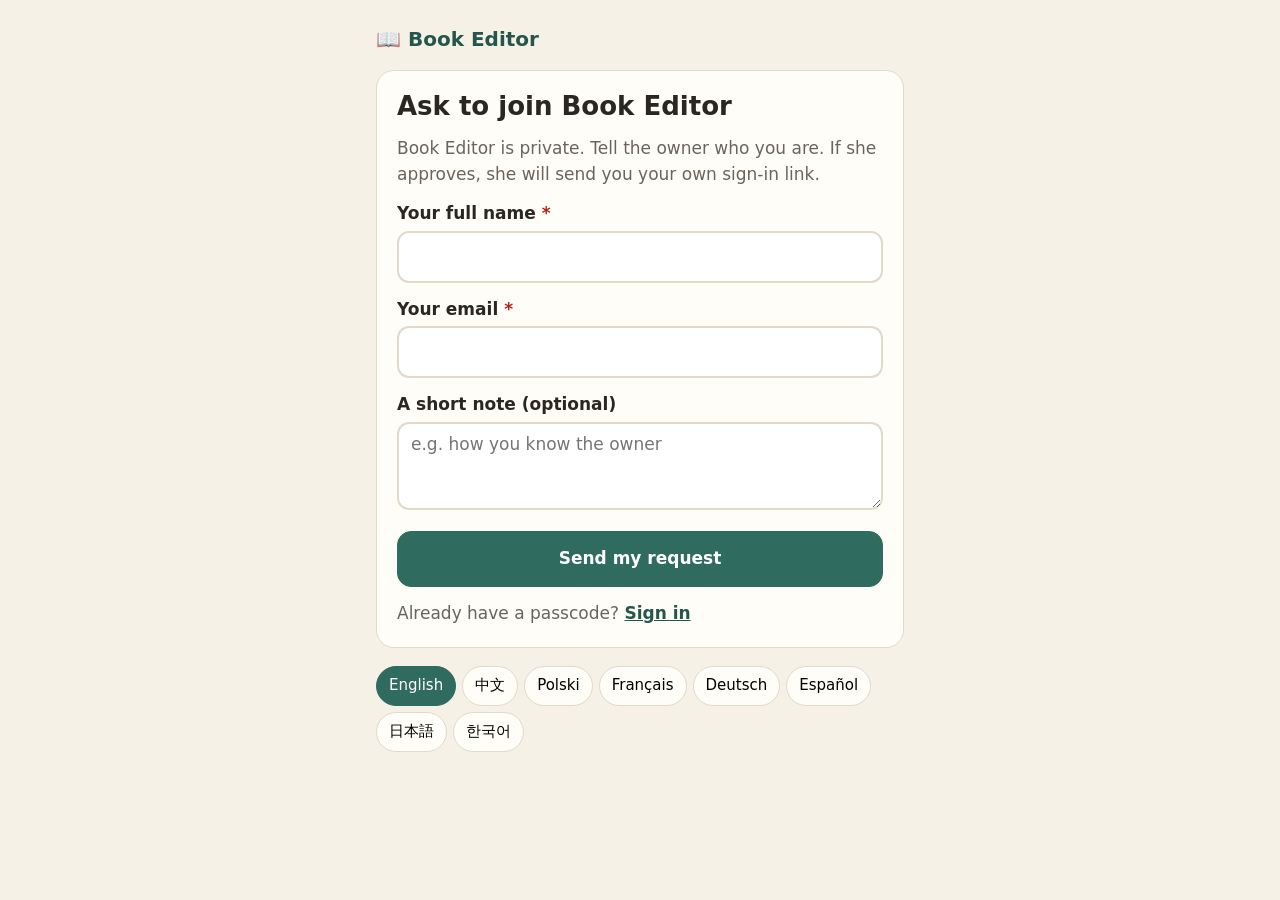
<file: site/join/index.html>
<!doctype html>
<html lang="en">
<head>
  <meta charset="utf-8">
  <meta name="viewport" content="width=device-width, initial-scale=1, viewport-fit=cover">
  <meta name="color-scheme" content="light">
  <title>Ask to join · Book Editor</title>
  <link rel="stylesheet" href="join.css">
  <script type="module" src="join.js"></script>
</head>
<body>
  <!-- Stand-alone: people who are not approved yet cannot load the app's own files. -->
  <main class="wrap" id="join" aria-live="polite"></main>
  <noscript><p class="wrap">Book Editor needs JavaScript.</p></noscript>
</body>
</html>
</file>
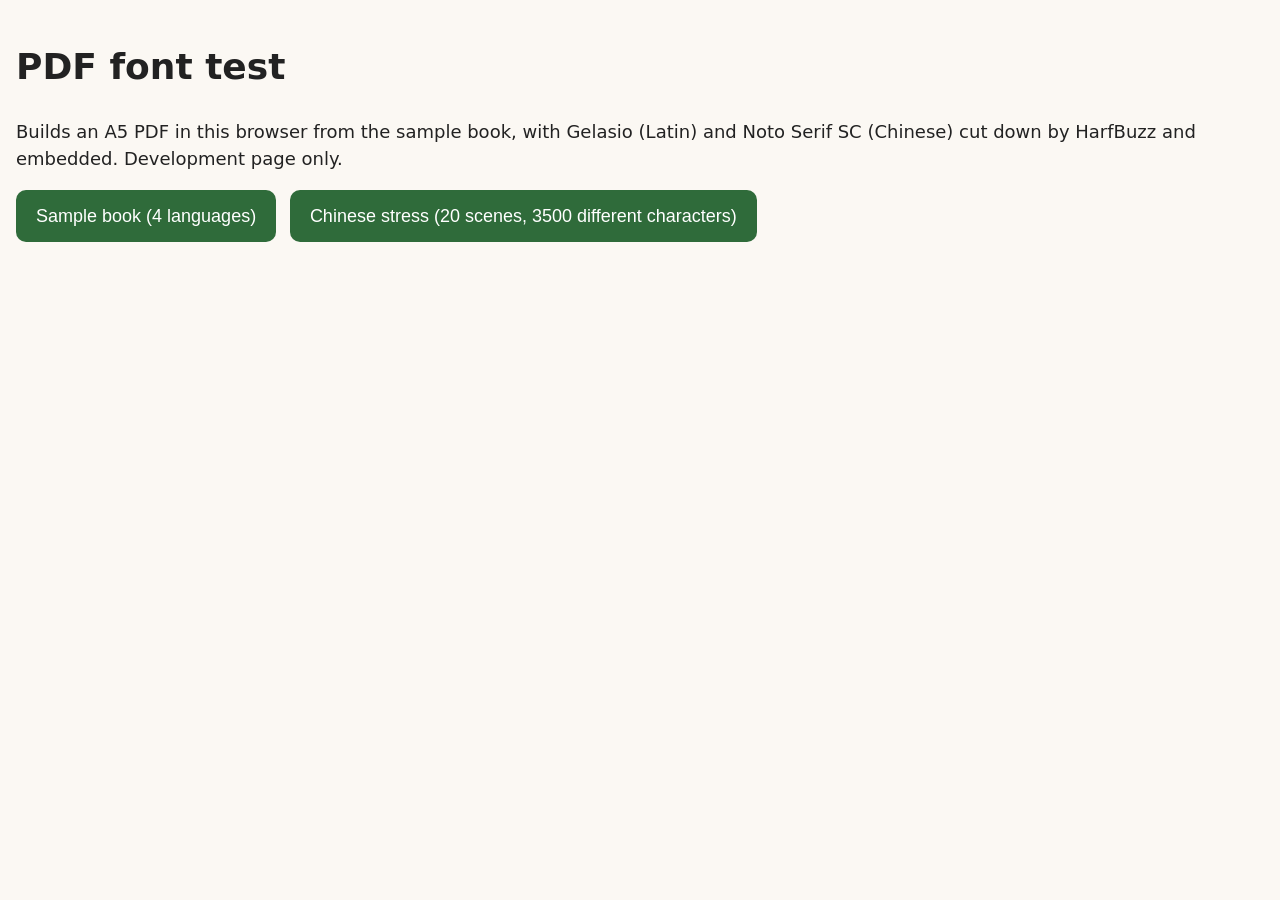
<file: site/tests/pdf-font/index.html>
<!doctype html>
<html lang="en">
<head>
<meta charset="utf-8">
<meta name="viewport" content="width=device-width, initial-scale=1">
<title>PDF font test</title>
<style>
  :root { --bg: #fbf8f3; --fg: #222; --btn: #2f6b3a; --btn-fg: #fff; }
  @media (prefers-color-scheme: dark) { :root { --bg: #1d1c1a; --fg: #eee; --btn: #3f8a4c; } }
  body { margin: 0; padding: 16px; background: var(--bg); color: var(--fg); font: 18px/1.5 system-ui, sans-serif; }
  button { min-height: 52px; padding: 0 20px; margin: 0 8px 8px 0; font-size: 18px; border: 0; border-radius: 10px;
           background: var(--btn); color: var(--btn-fg); }
  pre { white-space: pre-wrap; word-break: break-word; }
</style>
</head>
<body>
<h1>PDF font test</h1>
<p>Builds an A5 PDF in this browser from the sample book, with Gelasio (Latin) and
Noto Serif SC (Chinese) cut down by HarfBuzz and embedded. Development page only.</p>
<button data-run="sample">Sample book (4 languages)</button>
<button data-run="stress">Chinese stress (20 scenes, 3500 different characters)</button>
<pre id="out"></pre>
<script src="../../vendor/pdf-lib.min.js"></script>
<script src="../../vendor/fontkit.umd.min.js"></script>
<script>
const BOOK = "../../samples/lantern-fox/";
const W = 420, H = 595, M = 36;              // A5 in points, margin
const out = document.getElementById("out");
const log = (s) => { out.textContent += s + "\n"; };
const ms = (t) => Math.round(performance.now() - t);
const heap = () => performance.memory ? Math.round(performance.memory.usedJSHeapSize / 1048576) + " MB" : "n/a";

// Line breaking: words for Latin, characters for Chinese (no line may start with closing punctuation).
const NO_START = "，。、；：！？）》」』”’";
function wrap(text, font, size, width) {
  const lines = [];
  for (const para of text.split(/\n\n/)) {
    const cjk = /[㐀-鿿]/.test(para);
    const units = cjk ? [...para] : para.split(/(\s+)/).filter(Boolean);
    let line = "";
    for (const u of units) {
      const next = line + u;
      if (line && font.widthOfTextAtSize(next.trimEnd(), size) > width && !(cjk && NO_START.includes(u))) {
        lines.push(line.trimEnd()); line = /^\s+$/.test(u) ? "" : u;
      } else line = next;
    }
    lines.push(line.trimEnd(), "");
  }
  return lines;
}

// HarfBuzz hb-subset.wasm (harfbuzzjs 0.4.12): keep only the given characters. A fresh instance per call,
// so the 14 MB font's wasm memory is released afterwards.
let hbModule;
async function hbSubset(fontBuf, chars) {
  hbModule ||= await WebAssembly.compileStreaming(fetch("../../vendor/hb-subset.wasm"));
  const x = (await WebAssembly.instantiate(hbModule, {})).exports;
  const src = new Uint8Array(fontBuf), ptr = x.malloc(src.length);
  new Uint8Array(x.memory.buffer).set(src, ptr);
  const blob = x.hb_blob_create(ptr, src.length, 2, 0, 0), face = x.hb_face_create(blob, 0);
  x.hb_blob_destroy(blob);
  const input = x.hb_subset_input_create_or_fail(), set = x.hb_subset_input_unicode_set(input);
  for (const ch of chars) x.hb_set_add(set, ch.codePointAt(0));
  const sub = x.hb_subset_or_fail(face, input);
  x.hb_subset_input_destroy(input);
  if (!sub) throw new Error("font subset failed");
  const rb = x.hb_face_reference_blob(sub), off = x.hb_blob_get_data(rb, 0), len = x.hb_blob_get_length(rb);
  const result = new Uint8Array(x.memory.buffer).slice(off, off + len);
  x.hb_blob_destroy(rb); x.hb_face_destroy(sub); x.hb_face_destroy(face); x.free(ptr);
  return result;
}

async function bytes(url) { const r = await fetch(url); if (!r.ok) throw new Error(url + " " + r.status); return r.arrayBuffer(); }

async function build(kind) {
  out.textContent = "";
  const t0 = performance.now();
  const [book, story] = await Promise.all([fetch(BOOK + "book.json").then(r => r.json()),
                                           fetch(BOOK + "story.json").then(r => r.json())]);
  let scenes = story, langs = book.languages;
  if (kind === "stress") {                     // 20 scenes x 175 chars = 3500 distinct common-range characters
    const chars = []; for (let c = 0x4e00; chars.length < 3500; c++) chars.push(String.fromCodePoint(c));
    scenes = Array.from({ length: 20 }, (_, i) => ({ number: i + 1,
      title: { zh: "第" + (i + 1) + "场" }, text: { zh: chars.slice(i * 175, i * 175 + 175).join("") } }));
    langs = ["zh"];
  }
  const tFonts = performance.now();
  const needZh = langs.includes("zh");
  const [latinBytes, zhBytes] = await Promise.all([bytes("../../fonts/Gelasio-Regular.ttf"),
    needZh ? bytes("../../fonts/NotoSerifSC-Regular.ttf") : null]);
  log(`fonts loaded: ${ms(tFonts)} ms (Chinese font ${zhBytes ? (zhBytes.byteLength / 1048576).toFixed(1) + " MB" : "not needed"})`);

  // pdf-lib's own subset:true drops most Chinese glyphs, so subset with HarfBuzz first and embed as-is.
  const tSub = performance.now();
  // Always keep space, digits and basic punctuation: a font cut to nothing has no cmap and fontkit refuses it.
  const BASE = [..." 0123456789.,:;!?-()"];
  const used = (pick) => new Set([...BASE, ...langs.filter(pick).flatMap(l => scenes.flatMap(s => [...s.title[l], ...s.text[l]]))]);
  const latinSub = await hbSubset(latinBytes, used(l => l !== "zh"));
  const zhSub = zhBytes ? await hbSubset(zhBytes, used(l => l === "zh")) : null;
  log(`HarfBuzz subset: ${ms(tSub)} ms (Latin ${(latinSub.length / 1024).toFixed(0)} KB` +
      (zhSub ? `, Chinese ${(zhSub.length / 1024).toFixed(0)} KB)` : ")"));
  const pdf = await PDFLib.PDFDocument.create();
  pdf.registerFontkit(fontkit);
  const latin = await pdf.embedFont(latinSub, { subset: false });
  const zh = zhSub ? await pdf.embedFont(zhSub, { subset: false }) : null;
  const pics = {};
  for (const s of scenes) {
    const p = book.pictures.colour[String(((s.number - 1) % story.length) + 1)];
    pics[s.number] = pics[p] ||= await pdf.embedPng(await bytes(BOOK + p));
  }
  log(`heap after embedding: ${heap()}`);

  const tPages = performance.now();
  let pages = 0;
  for (const lang of langs) {
    const font = lang === "zh" ? zh : latin;
    for (const s of scenes) {
      let page = pdf.addPage([W, H]); pages++;
      const img = pics[s.number], iw = W - 2 * M, ih = iw * img.height / img.width;
      page.drawImage(img, { x: M, y: H - M - ih, width: iw, height: ih });
      let y = H - M - ih - 30;
      page.drawText(s.title[lang], { x: M, y, size: 18, font }); y -= 28;
      for (const line of wrap(s.text[lang], font, 12, W - 2 * M)) {
        if (y < M) { page = pdf.addPage([W, H]); pages++; y = H - M; }
        if (line) page.drawText(line, { x: M, y, size: 12, font, lineHeight: 18 });
        y -= line ? 18 : 9;
      }
    }
  }
  log(`pages drawn: ${pages} in ${ms(tPages)} ms`);
  const tSave = performance.now();
  const data = await pdf.save();
  log(`saved (subsetting): ${ms(tSave)} ms, PDF ${(data.length / 1024).toFixed(0)} KB`);
  log(`TOTAL ${ms(t0)} ms, heap now ${heap()}`);
  const blob = new Blob([data], { type: "application/pdf" });
  window.lastPdf = data;
  const a = document.createElement("a"); a.href = URL.createObjectURL(blob); a.download = `pdf-font-${kind}.pdf`;
  a.textContent = "Download the PDF"; out.append(a);
  return { kind, pages, bytes: data.length, totalMs: Math.round(performance.now() - t0) };
}

document.querySelectorAll("[data-run]").forEach(b => b.onclick = () => build(b.dataset.run).catch(e => log("ERROR " + e)));
window.build = build;
</script>
</body>
</html>
</file>
<file: site/join/join.css>
/* Sign-in and Ask to join: stand-alone pages (the app's stylesheets sit behind sign-in). eBooks' colours and shapes, system fonts. */
:root { --bg: #F6F1E7; --card: #FFFDF8; --ink: #2A2723; --muted: #6B645A; --line: #E2D9C8; --green: #2F6B5E; --green-d: #24564B; --green-l: #DCEBE6;
  --amber: #FCE7B2; --amber-d: #E2B65A; --red: #B42318; --red-l: #FDE7E4; }
* { box-sizing: border-box; }
html { -webkit-text-size-adjust: 100%; }
body { margin: 0; background: var(--bg); color: var(--ink); font: 17px/1.5 system-ui, -apple-system, 'PingFang SC', 'Microsoft YaHei', sans-serif; }
.wrap { max-width: 560px; margin: 0 auto; padding: 24px 16px 48px; }
.brand { display: flex; align-items: center; gap: 8px; font-weight: 900; font-size: 20px; color: var(--green-d); margin-bottom: 16px; }
.card { background: var(--card); border: 1px solid var(--line); border-radius: 18px; padding: 20px; display: flex; flex-direction: column; gap: 14px; }
h1 { margin: 0; font-size: 26px; line-height: 1.2; }
p { margin: 0; }
.muted { color: var(--muted); }
label { font-weight: 800; display: block; margin-bottom: 4px; }
.req { color: var(--red); }
input, textarea { width: 100%; min-height: 52px; border: 2px solid var(--line); border-radius: 12px; padding: 8px 12px; background: #fff; font: inherit; color: inherit; }
textarea { min-height: 88px; resize: vertical; }
input:focus, textarea:focus { border-color: var(--green); outline: none; box-shadow: 0 0 0 3px var(--green-l); }
input[readonly] { background: var(--bg); }
.mail { overflow-wrap: anywhere; font-weight: 800; }
.btn { display: inline-flex; justify-content: center; align-items: center; min-height: 56px; padding: 8px 20px; border-radius: 14px; border: 1px solid var(--green);
  background: var(--green); color: #fff; font: inherit; font-weight: 800; text-decoration: none; cursor: pointer; width: 100%; }
.btn.plain { background: var(--card); color: var(--green-d); border-color: var(--line); }
.btn:disabled { opacity: .5; cursor: default; }
.msg { border-radius: 14px; padding: 12px 14px; background: var(--amber); border: 1px solid var(--amber-d); }
.msg.bad { background: var(--red-l); border-color: var(--red); }
.msg.good { background: var(--green-l); border-color: var(--green); }
.langs { display: flex; flex-wrap: wrap; gap: 6px; margin-top: 18px; }
.langs button { border: 1px solid var(--line); background: var(--card); border-radius: 999px; min-height: 40px; padding: 4px 12px; font: inherit; font-size: 15px; cursor: pointer; }
.langs button[aria-pressed="true"] { background: var(--green); color: #fff; border-color: var(--green); }
:focus-visible { outline: 3px solid var(--green); outline-offset: 2px; }
.stack { display: flex; flex-direction: column; gap: 14px; }
.lrow { display: flex; justify-content: space-between; align-items: end; gap: 8px; margin-bottom: 4px; }
.lrow label { margin: 0; }
.btn.small { width: auto; min-height: 36px; padding: 2px 12px; font-size: 15px; border-radius: 10px; }
.tiny { font-size: 15px; }
a { color: var(--green-d); font-weight: 800; }
.or { display: flex; align-items: center; gap: 10px; color: var(--muted); font-size: 15px; }
.or::before, .or::after { content: ''; flex: 1; border-top: 1px solid var(--line); }
.hp { position: absolute; left: -10000px; width: 1px; height: 1px; overflow: hidden; }
</file>
